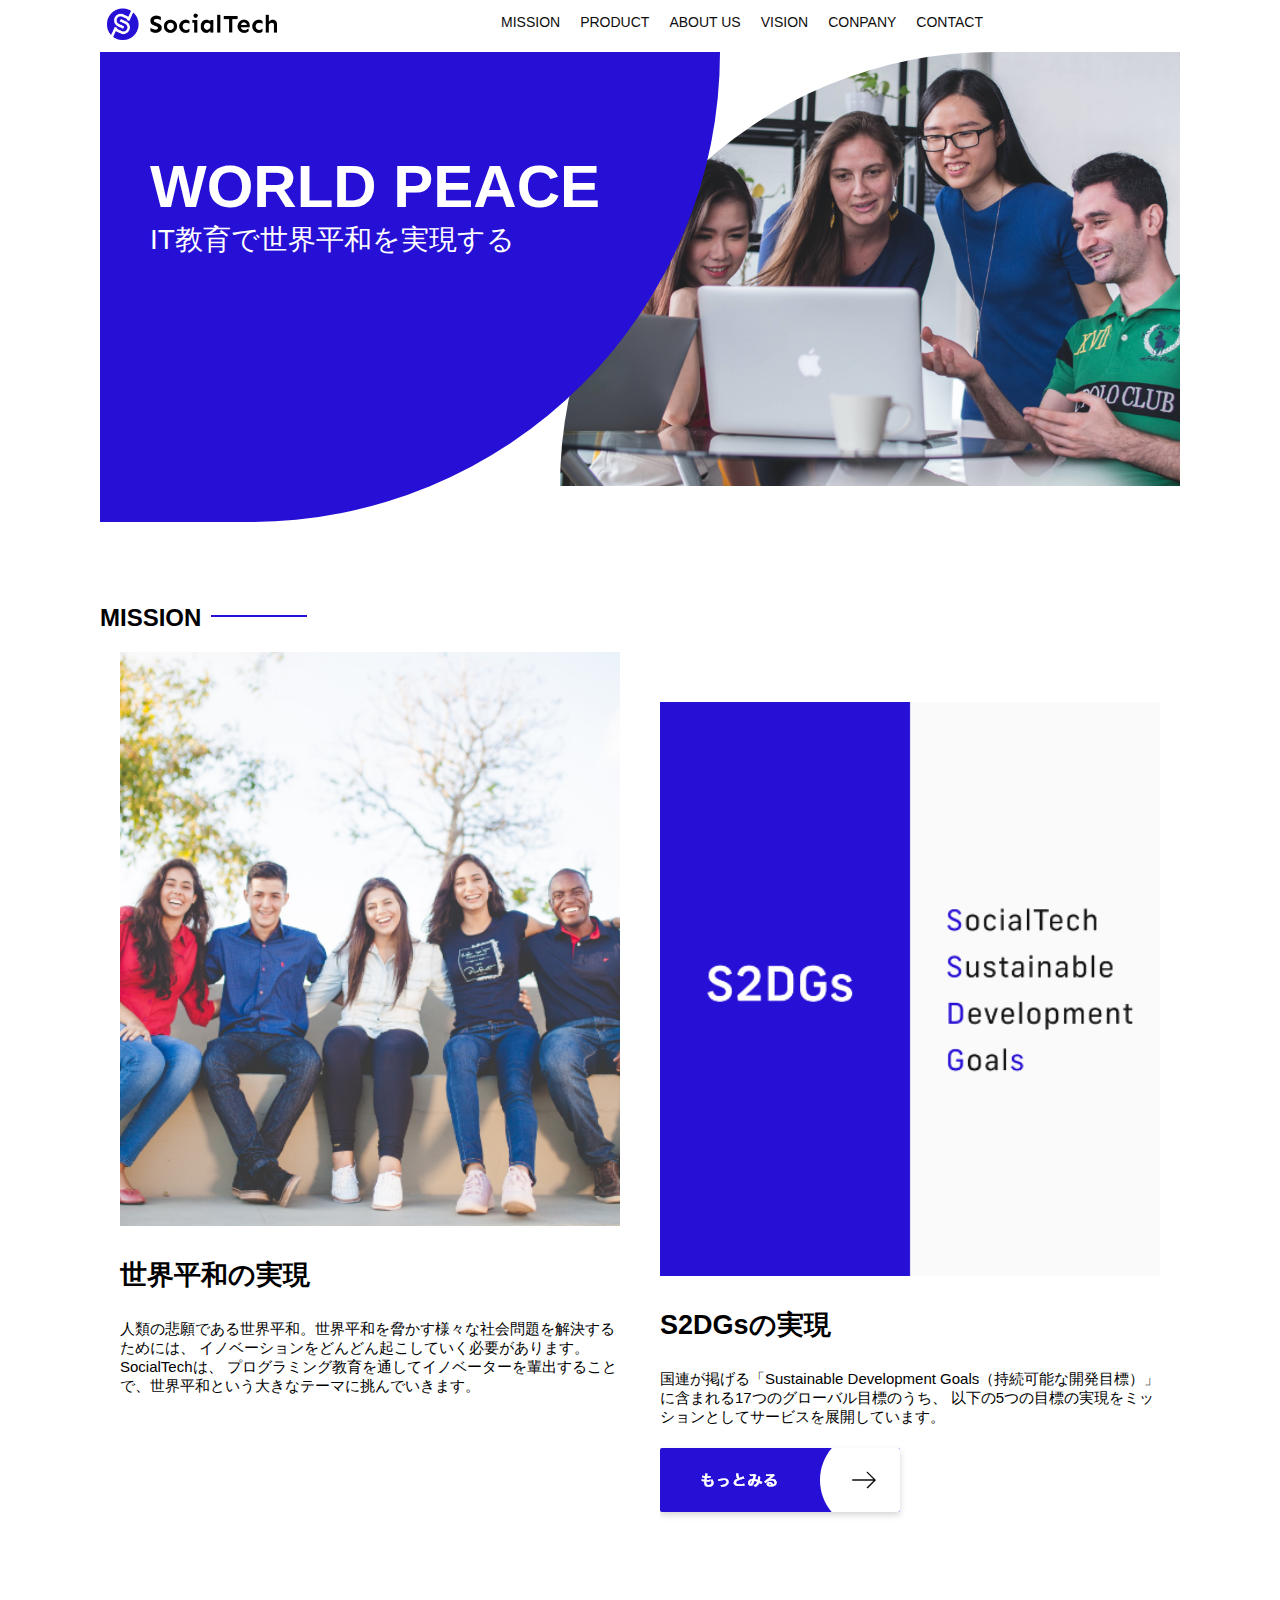
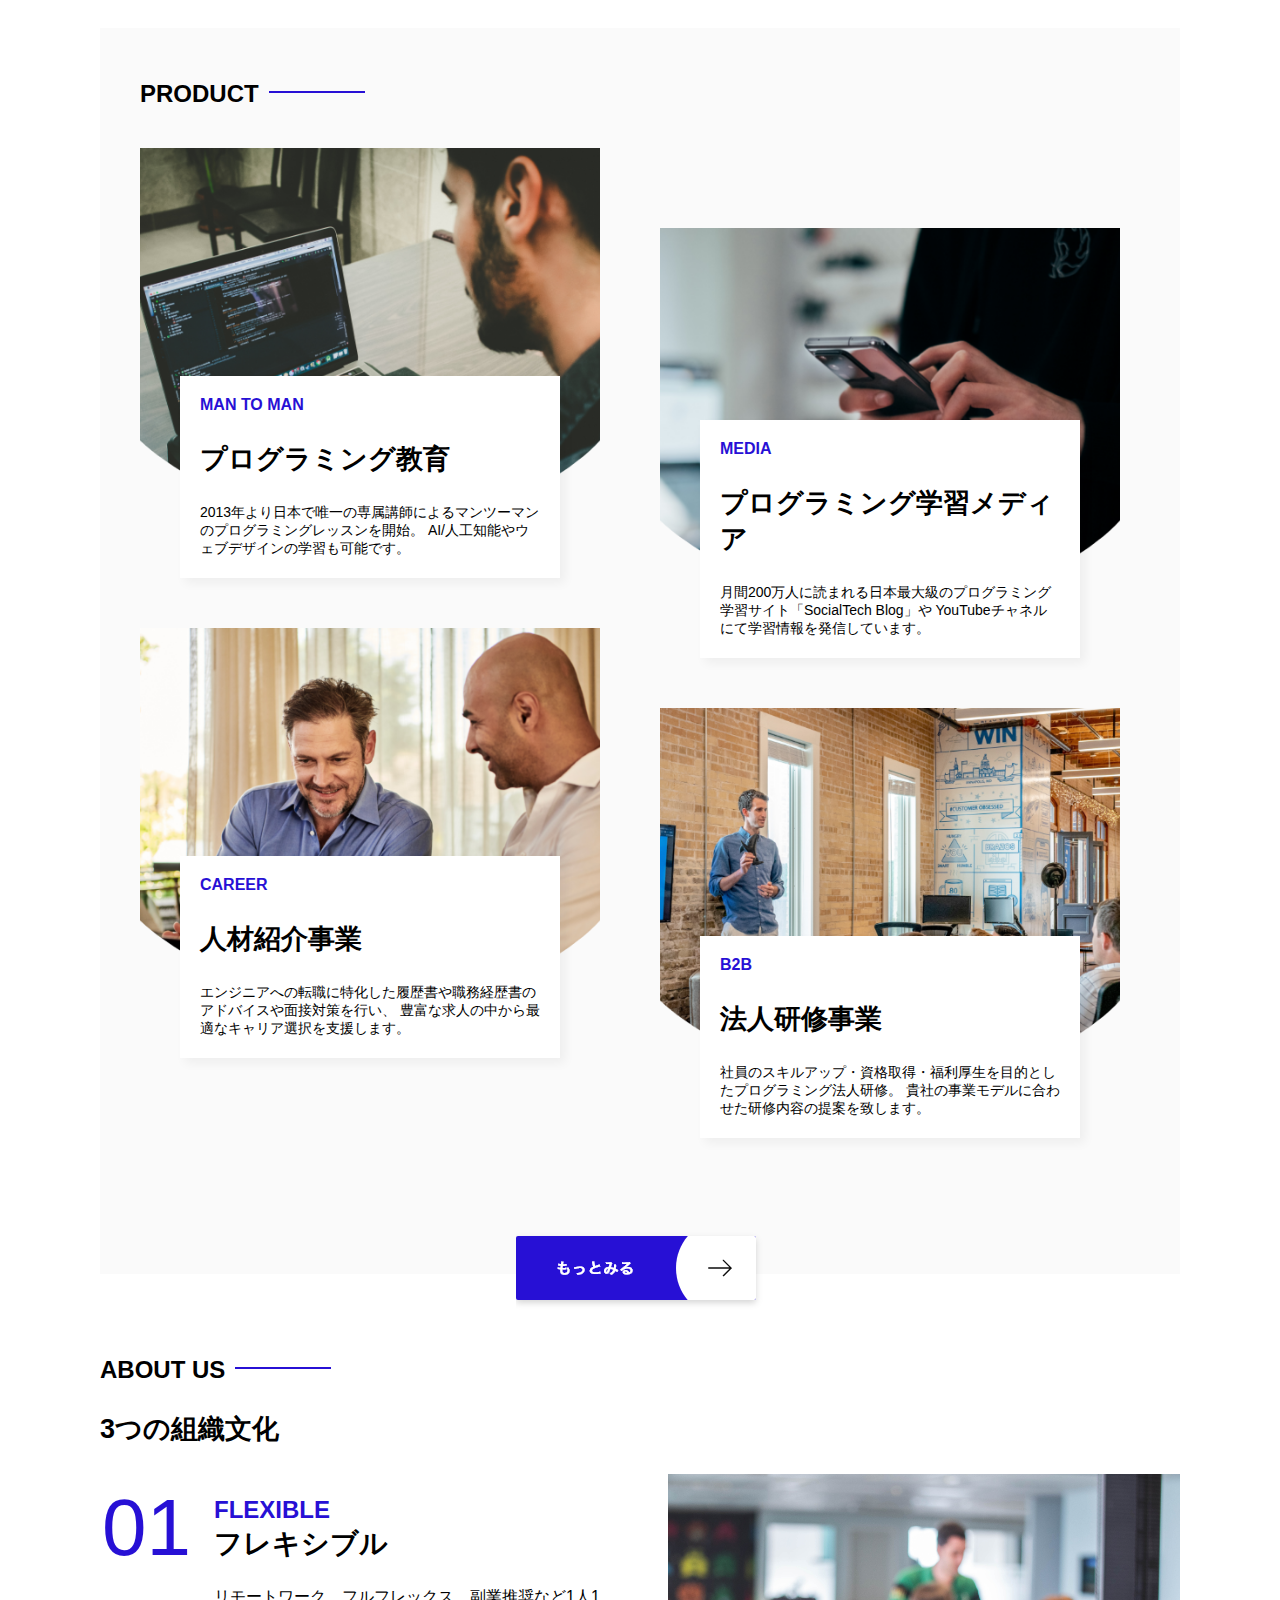
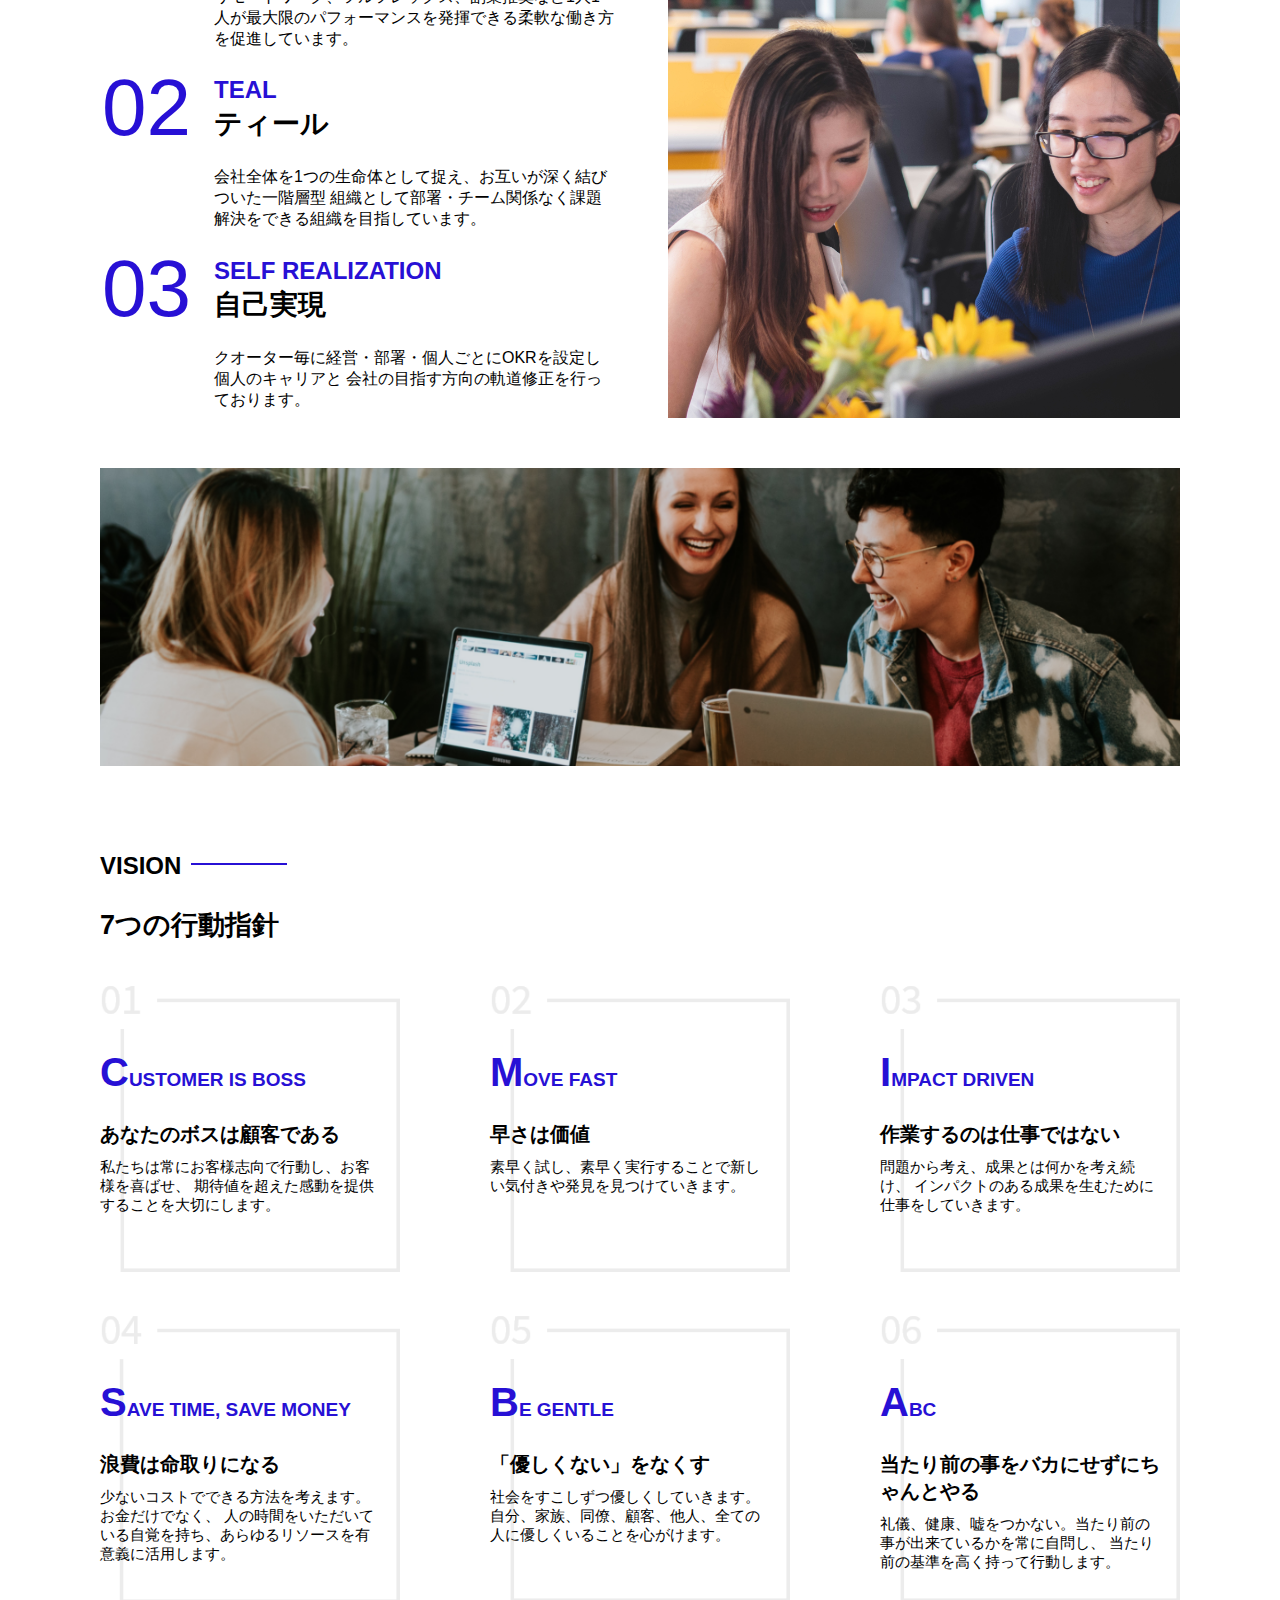
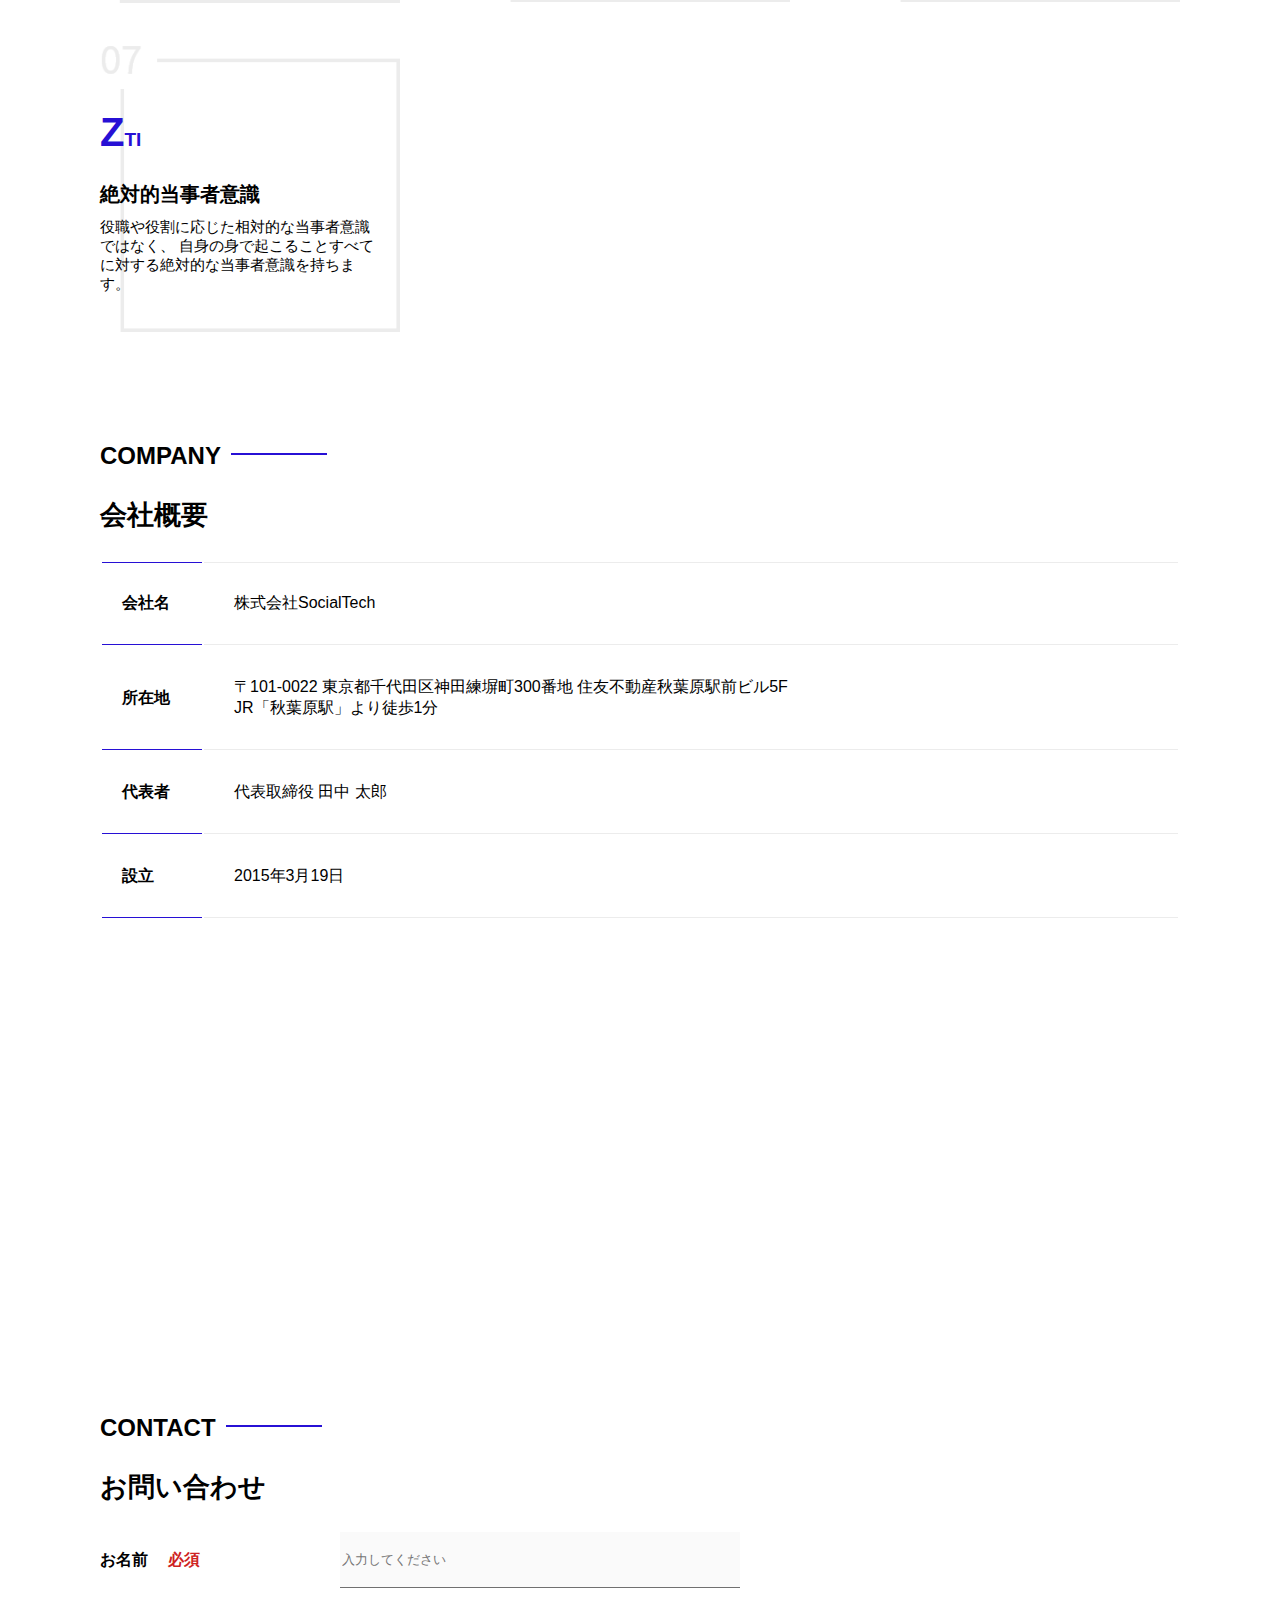
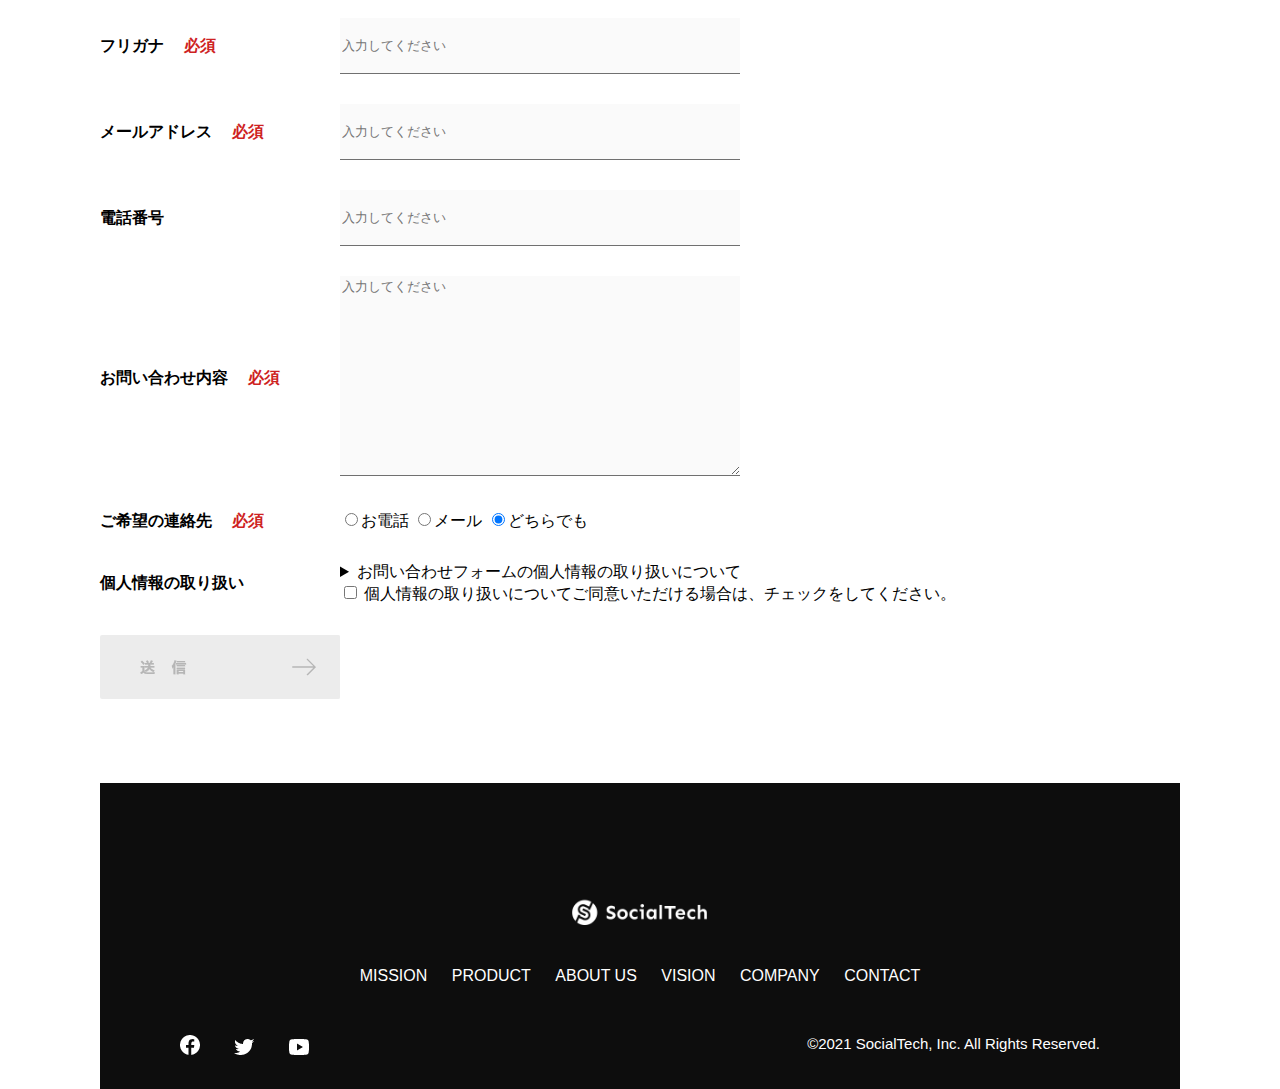
<file: kadai_tutorial_output/index.html>
<!DOCTYPE html>
<html>
  <head>
    <title>SocialTech</title>
    <meta naem="description" content="SocialTechはEdTech業界のリーディングカンパニーを目指します。">
    <meta charset="utf-8">
    <meta name="viewport" content="width=device-width, initial-scale=1.0">
    <link rel="stylesheet" href="style.css">

  </head>
  <body>
    <header>
      <a href="index.html" id="logo">
        <img src="images/logo.png" alt="トップページに戻る">
      </a>
      <nav id="nav-pc">
        <ul>
          <li><a href="mission.html">MISSION</a></li>
          <li><a href="product.html">PRODUCT</a></li>
          <li><a href="index.html#aboutus">ABOUT US</a></li>
          <li><a href="index.html#vison">VISION</a></li>
          <li><a href="index.html#conpany">CONPANY</a></li>
          <li><a href="index.html#contact">CONTACT</a></li>
        </ul>
      </nav>

      <!-- スマホ用のメニューボタン -->
       <div>
       <button id="menu-sp" onclick="document.getElementById('nav-sp').style.display = 'block'">
        <img src="images/button-menu.png" alt="ナビゲーションを開く">
       </button>
 
      <div id="nav-sp">
        <button id="close" onclick="document.getElementById('nav-sp').style.display = 'none'">
          <img src="images/button-close.png" alt="ナビゲーションを閉じる">
        </button>

        <nav>
          <ul>
            <li>
              <a id="logo-sp" href="index.html" onclick="document.getElementById('nav-sp').style.display = 'none'"><img src="images/logo-sp.png" alt="トップページに戻る"></a>
            </li>
            <li><a class="menu" href="mission.html" onclick="document.getElementById('nav-sp').style.display = 'none'">MISSION</a></li>
            <li><a class="menu" href="product.html" onclick="document.getElementById('nav-sp').style.display = 'none'">PRODUCT</a></li>
            <li><a class="menu" href="index.html#aboutus" onclick="document.getElementById('nav-sp').style.display = 'none'">ABOUT US</a></li>
            <li><a class="menu" href="index.html#vision" onclick="document.getElementById('nav-sp').style.display = 'none'">VISION</a></li>
            <li><a class="menu" href="index.html#company" onclick="document.getElementById('nav-sp').style.display = 'none'">COMPANY</a></li>
            <li><a class="menu" href="index.html#contact" onclick="document.getElementById('nav-sp').style.display = 'none'">CONTACT</a></li>
          </ul>
        </nav>
        <div id="sns">
          <a href="https://www.facebook.com/sejuku2013">
            <img src="images/button-facebook.png" alt="Facebookのリンク">
          </a>
          <a href="https://twitter.com/samuraijuku">
            <img src="images/button-twitter.png" alt="Twitterのリンク">
          </a>
          <a href="https://www.youtube.com/channel/UCCFOQO5aDK0xXam4cUQXT8g">
            <img src="images/button-youtube.png" alt="YouTubeのリンク">
          </a>
        </div>
      </div>
    </header>
    <main>
      <article>
        <section id="main-visual">
          <div id="main-mesage">
            <h1>WORLD PEACE</h1>
            <p>IT教育で世界平和を実現する</p>
            
          </div>
          <img src="images/index/index-main.png" alt="PCの周りに集まる多国籍の仲間たち">
        </section>
        <section id="mission">
          <h2 class="index-h2">MISSION</h2>
          <div id="mission-flex">

            <div>
              <img id="mission-photo" src="images/index/index-mission.png" alt="屋外のベンチで写真を撮影する多国籍の仲間たち">
              <h3>世界平和の実現</h3>
              <p>
                人類の悲願である世界平和。世界平和を脅かす様々な社会問題を解決するためには、
                イノベーションをどんどん起こしていく必要があります。SocialTechは、
                プログラミング教育を通してイノベーターを輩出することで、世界平和という大きなテーマに挑んでいきます。
              </p>
            </div>

            <div>
              <img id="s2dgs" src="images/index/s2dgs.png" alt="S2DGS">
              <h3>S2DGsの実現</h3>
              <p>
                国連が掲げる「Sustainable Development Goals（持続可能な開発目標）」に含まれる17つのグローバル目標のうち、
                以下の5つの目標の実現をミッションとしてサービスを展開しています。
              </p>
             <a href="mission.html">
              <img src="images/button-more.png" alt="もっとみる">
             </a>
            </div>
          </div>
        </section>

        <section id="product">
          <h2 class="index-h2">PRODUCT</h2>
          <div class="product-flex">
            
            <div id="product-left">
              <div>
                <img class="product-photo" src="images/index/index-mantoman.png" alt="PCでコードを書く男性">
                <div class="product-explain">
                  <span>MAN TO MAN</span>
                  <h3>プログラミング教育</h3>
                  <p>
                    2013年より日本で唯一の専属講師によるマンツーマンのプログラミングレッスンを開始。
                    AI/人工知能やウェブデザインの学習も可能です。
                  </p>
                </div>
              </div>
            

              <div>
                <img class="product-photo" src="images/index/index-career.png" alt="笑顔で話し合う2人の男性">
                <div class="product-explain">
                  <span>CAREER</span>
                  <h3>人材紹介事業</h3>
                  <p>
                    エンジニアへの転職に特化した履歴書や職務経歴書のアドバイスや面接対策を行い、
                    豊富な求人の中から最適なキャリア選択を支援します。
                  </p>
                </div>
              </div>
            </div>
          
            <div id="product-right">
              <div>
                <img class="product-photo" src="images/index/index-media.png" alt="スマートフォンを操作する人">
                <div class="product-explain">
                  <span>MEDIA</span>
                  <h3>プログラミング学習メディア</h3>
                  <p>
                    月間200万人に読まれる日本最大級のプログラミング学習サイト「SocialTech Blog」や
                    YouTubeチャネルにて学習情報を発信しています。
                  </p>
              </div>
            </div>

            <div>
              <img class="product-photo" src="images/index/index-b2b.png" alt="講演中の男性とそれを聴く人々">
              <div class="product-explain">
                <span>B2B</span>
                <h3>法人研修事業</h3>
                <p>
                  社員のスキルアップ・資格取得・福利厚生を目的としたプログラミング法人研修。
                  貴社の事業モデルに合わせた研修内容の提案を致します。
                </p>
              </div>
            </div>
          </div>
        </div>
          <div id="product-more">
            <a href="product.html">
              <img src="images/button-more.png" alt="もっとみる">
            </a>
          </div>

        </section>
        <section id="aboutus">
          <h2 class="index-h2">ABOUT US</h2>
          <h3>3つの組織文化</h3>
          <div>
            <table class="culture-table">
              
              <tr>
                <td class="culture-num">01</td>
                <th><span class="culture-en">FLEXIBLE</span><br>フレキシブル</th>
              </tr>

              <tr>
                <td>

                </td>
                <td class="culture-description">
                  リモートワーク、フルフレックス、副業推奨など1人1人が最大限のパフォーマンスを発揮できる柔軟な働き方を促進しています。
                </td>
              </tr>
              
              <tr>
                <td class="culture-num">02</td>
                <th><span class="culture-en">TEAL</span><br>ティール</th>
              </tr>

              <tr>
                <td>

                </td>
                <td class="culture-description">
                  会社全体を1つの生命体として捉え、お互いが深く結びついた一階層型 組織として部署・チーム関係なく課題解決をできる組織を目指しています。
                </td>
              </tr>

              <tr>
                <td class="culture-num">03</td>
                <th><span class="culture-en">SELF REALIZATION</span><br>自己実現</th>
              </tr>

              <tr>
                <td>

                </td>
                <td class="culture-description">
                  クオーター毎に経営・部署・個人ごとにOKRを設定し個人のキャリアと 会社の目指す方向の軌道修正を行っております。
                </td>
              </tr>

            </table>
            <img class="culture-img" src="images/index/index-aboutus1.png" alt="笑顔で話し合う2人の女性">
          </div>
          <img class="culture-img2" src="images/index/index-aboutus2.png" alt="笑顔で話し合う3人の男女">
        </section>

        <section id="vision">
          <h2 class="index-h2">VISION</h2>
          <h3>7つの行動指針</h3>
          <div>
            <div class="vision-box">
              <img src="images/index/vision-01.png" alt="01">
              <div>
                <h4>CUSTOMER IS BOSS</h4>
                <h5>あなたのボスは顧客である</h5>
                <p>
                  私たちは常にお客様志向で行動し、お客様を喜ばせ、
                  期待値を超えた感動を提供することを大切にします。
                </p>
              </div>
            </div>

            <div class="vision-box">
              <img src="images/index/vision-02.png" alt="02">
              <div>
                <h4>MOVE FAST</h4>
                <h5>早さは価値</h5>
                <p>
                  素早く試し、素早く実行することで新しい気付きや発見を見つけていきます。
                </p>                
              </div>
            </div>

            <div class="vision-box">
              <img src="images/index/vision-03.png" alt="03">
              <div>
                <h4>IMPACT DRIVEN</h4>
                <h5>作業するのは仕事ではない</h5>
                <p>
                  問題から考え、成果とは何かを考え続け、
                  インパクトのある成果を生むために仕事をしていきます。
                </p>
              </div>
            </div>

            <div class="vision-box">
              <img src="images/index/vision-04.png" alt="04">
              <div>
                <h4>SAVE TIME, SAVE MONEY</h4>
                <h5>浪費は命取りになる</h5>
                <p>
                  少ないコストでできる方法を考えます。お金だけでなく、
                  人の時間をいただいている自覚を持ち、あらゆるリソースを有意義に活用します。
                </p>
              </div>
            </div>

            <div class="vision-box">
              <img src="images/index/vision-05.png" alt="05">
              <div>
                <h4>BE GENTLE</h4>
                <h5>「優しくない」をなくす</h5>
                <p>
                  社会をすこしずつ優しくしていきます。
                  自分、家族、同僚、顧客、他人、全ての人に優しくいることを心がけます。
                </p>
              </div>
            </div>
            
            <div class="vision-box">
              <img src="images/index/vision-06.png" alt="06">
              <div>
                <h4>ABC</h4>
                <h5>当たり前の事をバカにせずにちゃんとやる</h5>
                <p>
                  礼儀、健康、嘘をつかない。当たり前の事が出来ているかを常に自問し、
                  当たり前の基準を高く持って行動します。
                </p>                
              </div>
            </div>

            <div class="vision-box">
              <img src="images/index/vision-07.png" alt="07">
              <div>
                <h4>ZTI</h4>
                <h5>絶対的当事者意識</h5>
                <p>
                  役職や役割に応じた相対的な当事者意識ではなく、
                  自身の身で起こることすべてに対する絶対的な当事者意識を持ちます。
                </p>
              </div>
            </div>
           </div>
        </section>

        <section id="conpany">
          <h2 class="index-h2">COMPANY</h2>
          <h3>会社概要</h3>
          <table id="company-table">
            <tr>
              <th class="tableheader tableheader-first">会社名</th>
              <td class="cell cell-first">株式会社SocialTech</td>
            </tr>

            <tr>
              <th class="tableheader">所在地</th>
              <td class="cell">〒101-0022 東京都千代田区神田練塀町300番地 住友不動産秋葉原駅前ビル5F<br>JR「秋葉原駅」より徒歩1分</td>
            </tr>

            <tr>
              <th class="tableheader">代表者</th>
              <td class="cell">代表取締役 田中 太郎</td>
            </tr>

            <tr>
              <th class="tableheader">設立</th>
              <td class="cell">2015年3月19日</td>
            </tr>
          </table>
          <iframe src="https://www.google.com/maps/embed?pb=!1m18!1m12!1m3!1d3240.068855133681!2d139.
          77207767578852!3d35.69992317258122!2m3!1f0!2f0!3f0!3m2!1i1024!2i768!4f13.
          1!3m3!1m2!1s0x60188fee13660e23%3A0x77137876edf742ac!2z5L2P5Y-L5LiN5YuV55Sj56eL6JGJ5Y6f6aeF5YmN44OT44Or
          !5e0!3m2!1sja!2sjp!4v1726576765056!5m2!1sja!2sjp" 
          style="border:0;" allowfullscreen="" loading="lazy">
          </iframe>
        </section>

        <section id="contact">
          <h2 class="index-h2">CONTACT</h2>
          <h3>お問い合わせ</h3>
          <form>
            <div>
              <div class="contact-heading">
                <label class="contact-label">お名前<span class="contact-span">必須</span></label>
              </div>

              <div>
                <input type="text" name="name" placeholder="入力してください" class="contact-textbox">
              </div>

            </div>

            <div>
              <div class="contact-heading">
                <label class="contact-label">フリガナ<span class="contact-span">必須</span></label>
              </div>
              <div>
                <input type="text" name="huriname" placeholder="入力してください" class="contact-textbox">
              </div>
            </div>

            <div>
              <div class="contact-heading">
                <label class="contact-label">メールアドレス<span class="contact-span">必須</span></label>
              </div>
              <div>
                <input type="text" name="email" placeholder="入力してください" class="contact-textbox">
              </div>
            </div>

            <div>
              <div class="contact-heading">
                <label class="contact-label">電話番号</label>
              </div>
              <div>
                <input type="text" name="tel" placeholder="入力してください" class="contact-textbox">
              </div>
            </div>

            <div>
              <div class="contact-heading">
                <label class="contact-label">お問い合わせ内容<span class="contact-span">必須</span></label>
              </div>
              <div>
                <textarea name="message" placeholder="入力してください" class="contact-textarea"></textarea>
              </div>
            </div>

            <div>
              <div class="contact-heading">
                <label class="contact-label">ご希望の連絡先<span class="contact-span">必須</span></label>
              </div>
              <div>
                <input class="radiobutton" type="radio" value="tel" name="contact" checked><label>お電話</label>
                <input class="radiobutton" type="radio" value="mail" name="contact" checked><label>メール</label>
                <input class="radiobutton" type="radio" value="both" name="contact" checked><label>どちらでも</label>
              </div>
            </div>

            <div>
              <div class="contact-heading">
                <label class="contact-label">個人情報の取り扱い</label>
              </div>
              <div>
                <details>
                  <summary>お問い合わせフォームの個人情報の取り扱いについて</summary>
                  <div>
                    <dl>
                      <dt>１．組織の名称又は氏名</dt>
                      <dd>株式会社SocialTech</dd>
                      <dt>２．個人情報保護管理者（若しくはその代理人）の氏名又は職名、所属及び連絡先</dt>
                      <dd>
                        <p>鈴木 一郎 コーポレート部</p>
                        <p>メールアドレス：samurai@example.com</p>
                        <p>TEL：03-1234-5678</p>
                      </dd>
                      <dt>３．個人情報の利用目的</dt>
                      <dd>
                        <ul>
                          <li>本サービス及び本サービスに関連する情報の提供又はそれらに関する連絡のため</li>
                          <li>ユーザーの本人確認のため</li>
                          <li>当社サービスのご案内のため</li>
                          <li>当社の商品等の広告または宣伝（電子メールによるものを含むものとします。）</li>
                        </ul>
                      </dd>
                      <dt>４．個人情報の取り扱い業務の委託</dt>
                      <dd>個人情報の取扱業務の全部または一部を外部に業務委託する場合があります。その際、弊社は、個人情報を適切に保護できる管理体制を敷き実行していることを条件として委託先を厳選したうえで、機密保持契約を委託先と締結し、お客様の個人情報を厳密に管理させます。</dd>
                      <dt>５．個人情報の開示等の請求</dt>
                      <dd>
                        お客様は、弊社に対してご自身の個人情報の開示等（利用目的の通知、開示、内容の訂正・追加・削除、利用の停止または消去、第三者への提供の停止）に関して、当社問合わせ窓口に申し出ることができます。<br>
                        その際、弊社はお客様ご本人を確認させていただいたうえで、合理的な期間内に対応いたします。<br>
                        なお、個人情報に関する弊社問合わせ先は、次の通りです。
                      </dd>
                      <dd>
                        <p>株式会社SocialTech　個人情報問合せ窓口</p>
                        <p>〒150-0043　東京都千代田区神田練塀町300番地 住友不動産秋葉原駅前ビル5F</p>
                        <p>メールアドレス：samurai@example.com　TEL：03-1234-5678</p>
                      </dd>

                      <dt>６．個人情報を提供されることの任意性について</dt>
                      <dd>お客様がご自身の個人情報を弊社に提供されるか否かは、お客様のご判断によりますが、もしご提供されない場合には、適切なサービスが提供できない場合がありますので予めご了承ください。</dd>
                    </dl>
                  </div>
                </details>
                <input type="checkbox" name="agree">
                <span>個人情報の取り扱いについてご同意いただける場合は、チェックをしてください。</span>
              </div>              
            </div>
            <input type="image" src="images/button-submit.png" alt="送信する">
          </form>
        </section>
      </article>
    </main>

    <footer>
      <div id="footer-logo">
        <img src="images/logo-sp.png" alt="SocialTech">
      </div>
      <div id="footer-link">
        <a href="mission.html">MISSION</a>
        <a href="product.html">PRODUCT</a>
        <a href="index.html#aboutus">ABOUT US</a>
        <a href="index.html#vision">VISION</a>
        <a href="index.html#company">COMPANY</a>
        <a href="index.hmtl#contact">CONTACT</a>
      </div>

      <div id="sns-footer">
        <div class="sns-btns">
          <a href="https://www.facebook.com/sejuku2013"><img src="images/button-facebook.png" alt="Facebookのリンク"></a>
          <a href="https://twitter.com/samuraijuku"><img src="images/button-twitter.png" alt="Twitterのリンク"></a>
          <a href="https://www.youtube.com/channel/UCCFOQO5aDK0xXam4cUQXT8g"><img src="images/button-youtube.png" alt="YouTubeのリンク"></a>
        </div>
        <p id="copyright">&copy;2021 SocialTech, Inc. All Rights Reserved.</p>
      </div>
    </footer>
  </body>
</html>
</file>
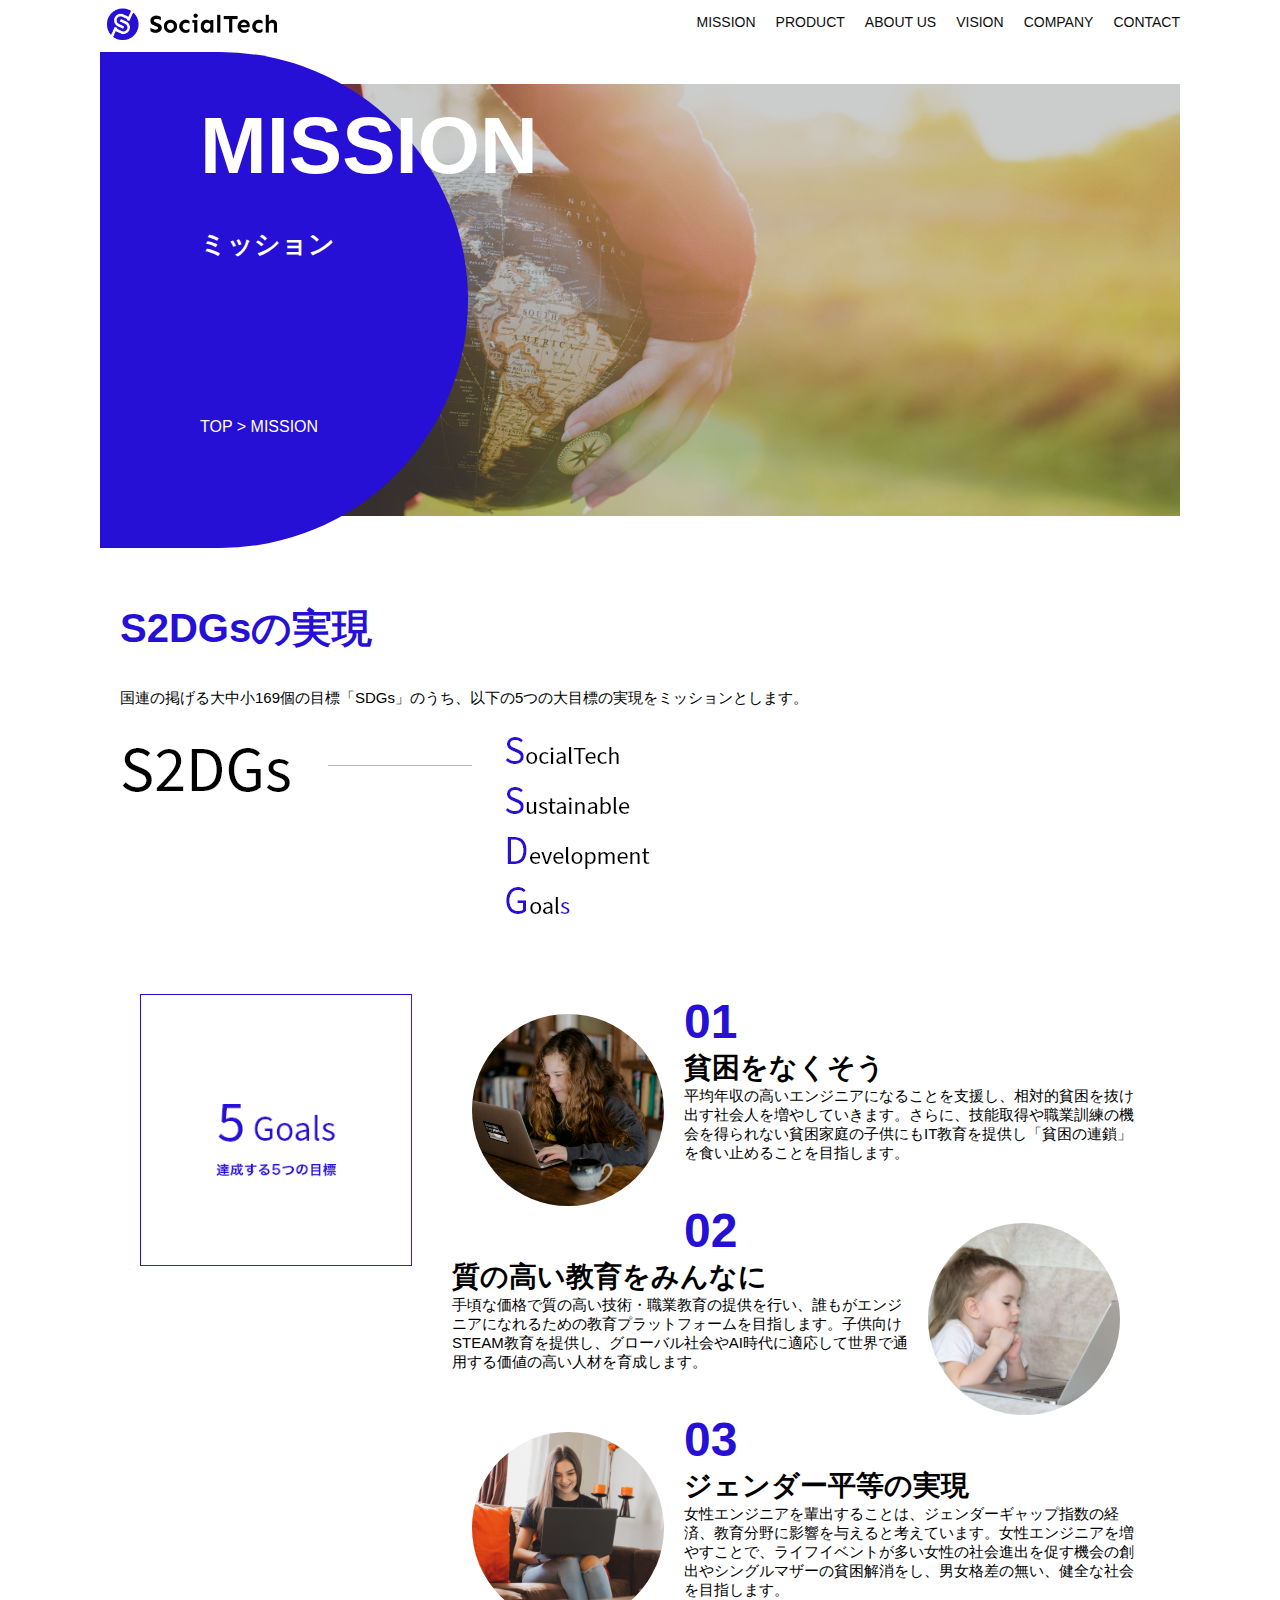
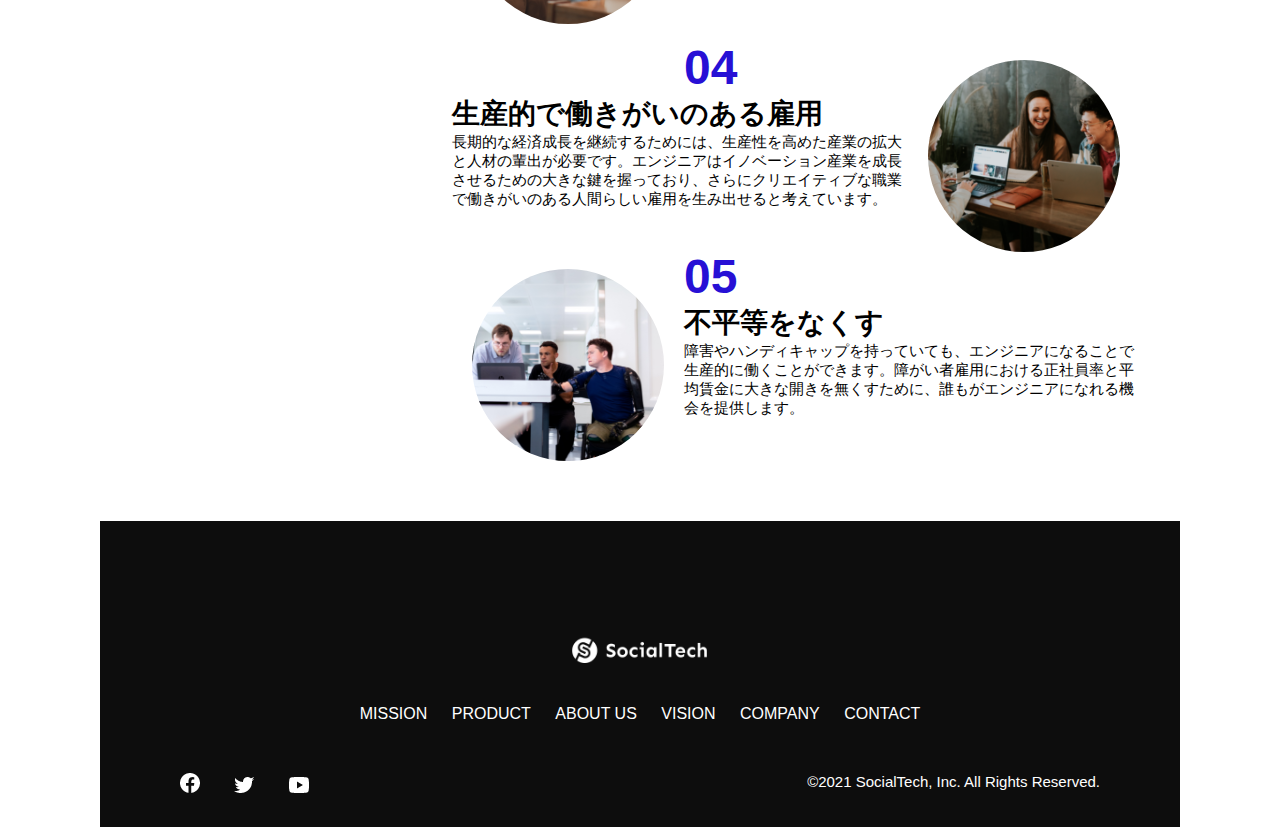
<file: kadai_tutorial_output/mission.html>
<!DOCTYPE HTML>
<html>
  <head>
    <title>SocialTech - MISSION ミッション -</title>
    <meta charset="utf8">
    <meta name="description" content="SocialTechが目指す5つの目標（S2DGs）を紹介します">
    <meta name="viewport" content="width=device-width, initial-scale=1.0">
    <link rel="stylesheet" href="style.css">
  </head>
  <body>
    <header>
     
       <!-- ロゴ -->
       <a href="index.html" id="logo">
        <img src="images/logo.png" alt="トップページに戻る">
      </a>

      <!-- PC用ナビゲーション -->
      <nav id="nav-pc">
        <ul>
          <li><a href="mission.html">MISSION</a></li>
          <li><a href="product.html">PRODUCT</a></li>
          <li><a href="index.html#aboutus">ABOUT US</a></li>
          <li><a href="index.html#vision">VISION</a></li>
          <li><a href="index.html#company">COMPANY</a></li>
          <li><a href="index.html#contact">CONTACT</a></li>
        </ul>
      </nav>
        
  <!-- スマホ用メニューボタン -->
  <button id="menu-sp" onclick="document.getElementById('nav-sp').style.display = 'block'">
    <img src="images/button-menu.png" alt="ナビゲーションを開く">
  </button>

  <!-- スマホ用ナビゲーション -->
  <div id="nav-sp">
    <button id="close" onclick="document.getElementById('nav-sp').style.display = 'none'">
      <img src="images/button-close.png" alt="ナビゲーションを閉じる">
    </button>

    <nav>
      <ul>
        <li>
          <a id="logo-sp" href="index.html" onclick="document.getElementById('nav-sp').style.display = 'none'"><img src="images/logo-sp.png" alt="トップページに戻る"></a>
        </li>
        <li><a class="menu" href="mission.html" onclick="document.getElementById('nav-sp').style.display = 'none'">MISSION</a></li>
        <li><a class="menu" href="product.html" onclick="document.getElementById('nav-sp').style.display = 'none'">PRODUCT</a></li>
        <li><a class="menu" href="index.html#aboutus" onclick="document.getElementById('nav-sp').style.display = 'none'">ABOUT US</a></li>
        <li><a class="menu" href="index.html#vision" onclick="document.getElementById('nav-sp').style.display = 'none'">VISION</a></li>
        <li><a class="menu" href="index.html#company" onclick="document.getElementById('nav-sp').style.display = 'none'">COMPANY</a></li>
        <li><a class="menu" href="index.html#contact" onclick="document.getElementById('nav-sp').style.display = 'none'">CONTACT</a></li>
      </ul>
    </nav>
    <div id="sns">
      <a href="https://www.facebook.com/sejuku2013">
        <img src="images/button-facebook.png" alt="Facebookのリンク">
      </a>
      <a href="https://twitter.com/samuraijuku">
        <img src="images/button-twitter.png" alt="Twitterのリンク">
      </a>
      <a href="https://www.youtube.com/channel/UCCFOQO5aDK0xXam4cUQXT8g">
        <img src="images/button-youtube.png" alt="YouTubeのリンク">
      </a>
    </div>
  </div>
  </header>

  <main>
    <article>
      <section id="mission-main">
        <div class="mission-main-inner">
          <div id="mission-title">
            <h1>MISSION<br><span>ミッション</span></h1>
            <p>TOP > MISSION</p>
          </div>
        </div>
      </section>

      <section id="mission-s2dgs">
        <h2 class="mission-h2">S2DGsの実現</h2>
        <p>国連の掲げる大中小169個の目標「SDGs」のうち、以下の5つの大目標の実現をミッションとします。</p>
        <img src="images/mission/mission-s2dgs.png" alt="S2DGs">
      </section>

      <section id="mission-five-goals">
        <div class="five-goals-image">
          <img src="images/mission/mission-5goals.png" alt="5Goals">
        </div>

        <div class="five-goals-read">
          <div>
            <img class="fivegoals-image-left" src="images/mission/mission-5goals01.png" alt="PCを操作する女の子">
            <span class="fivegoals-number">01</span>
            <h3 class="fivegoals-h3">貧困をなくそう</h3>
            <p class="fivegoals-p">平均年収の高いエンジニアになることを支援し、相対的貧困を抜け出す社会人を増やしていきます。さらに、技能取得や職業訓練の機会を得られない貧困家庭の子供にもIT教育を提供し「貧困の連鎖」を食い止めることを目指します。</p>
          </div>
          <div>
            <img class="fivegoals-image-right" src="images/mission/mission-5goals02.png" alt="PCを見つめる小さい女の子">
            <span class="fivegoals-number">02</span>
            <h3 class="fivegoals-h3">質の高い教育をみんなに</h3>
            <p class="fivegoals-p">手頃な価格で質の高い技術・職業教育の提供を行い、誰もがエンジニアになれるための教育プラットフォームを目指します。子供向けSTEAM教育を提供し、グローバル社会やAI時代に適応して世界で通用する価値の高い人材を育成します。</p>
          </div>
          <div>
            <img class="fivegoals-image-left" src="images/mission/mission-5goals03.png" alt="PCを操作する女性">

            <span class="fivegoals-number">03</span>
            <h3 class="fivegoals-h3">ジェンダー平等の実現</h3>
            <p class="fivegoals-p">女性エンジニアを輩出することは、ジェンダーギャップ指数の経済、教育分野に影響を与えると考えています。女性エンジニアを増やすことで、ライフイベントが多い女性の社会進出を促す機会の創出やシングルマザーの貧困解消をし、男女格差の無い、健全な社会を目指します。</p>
          </div>
          <div>
            <img class="fivegoals-image-right" src="images/mission/mission-5goals04.png" alt="笑顔で話し合う3人の男女">
            <span class="fivegoals-number">04</span>
            <h3 class="fivegoals-h3">生産的で働きがいのある雇用</h3>
            <p class="fivegoals-p">長期的な経済成長を継続するためには、生産性を高めた産業の拡大と人材の輩出が必要です。エンジニアはイノベーション産業を成長させるための大きな鍵を握っており、さらにクリエイティブな職業で働きがいのある人間らしい雇用を生み出せると考えています。</p>
          </div>
          <div>
            <img class="fivegoals-image-left" src="images/mission/mission-5goals05.png" alt="障害を持つ男性が生き生きと働く様子">
            <span class="fivegoals-number">05</span>
            <h3 class="fivegoals-h3">不平等をなくす</h3>
            <p class="fivegoals-p">障害やハンディキャップを持っていても、エンジニアになることで生産的に働くことができます。障がい者雇用における正社員率と平均賃金に大きな開きを無くすために、誰もがエンジニアになれる機会を提供します。</p>
          </div>
        </div>
      </section>
    </article>
  </main>

  <footer>
    <div id="footer-logo">
      <img src="images/logo-sp.png" alt="SocialTech">
    </div>
    <div id="footer-link">
      <a href="mission.html">MISSION</a>
      <a href="product.html">PRODUCT</a>
      <a href="index.html#aboutus">ABOUT US</a>
      <a href="index.html#vision">VISION</a>
      <a href="index.html#company">COMPANY</a>
      <a href="index.html#contact">CONTACT</a>
    </div>
    <div id="sns-footer">
      <div class="sns-btns">
        <a href="https://www.facebook.com/sejuku2013"><img src="images/button-facebook.png" alt="Facebookのリンク"></a>
        <a href="https://twitter.com/samuraijuku"><img src="images/button-twitter.png" alt="Twitterのリンク"></a>
        <a href="https://www.youtube.com/channel/UCCFOQO5aDK0xXam4cUQXT8g"><img src="images/button-youtube.png" alt="YouTubeのリンク"></a>
      </div>
      <p id="copyright">&copy;2021 SocialTech, Inc. All Rights Reserved.</p>
    </div>
  </footer>

  </body>
</html>
</file>
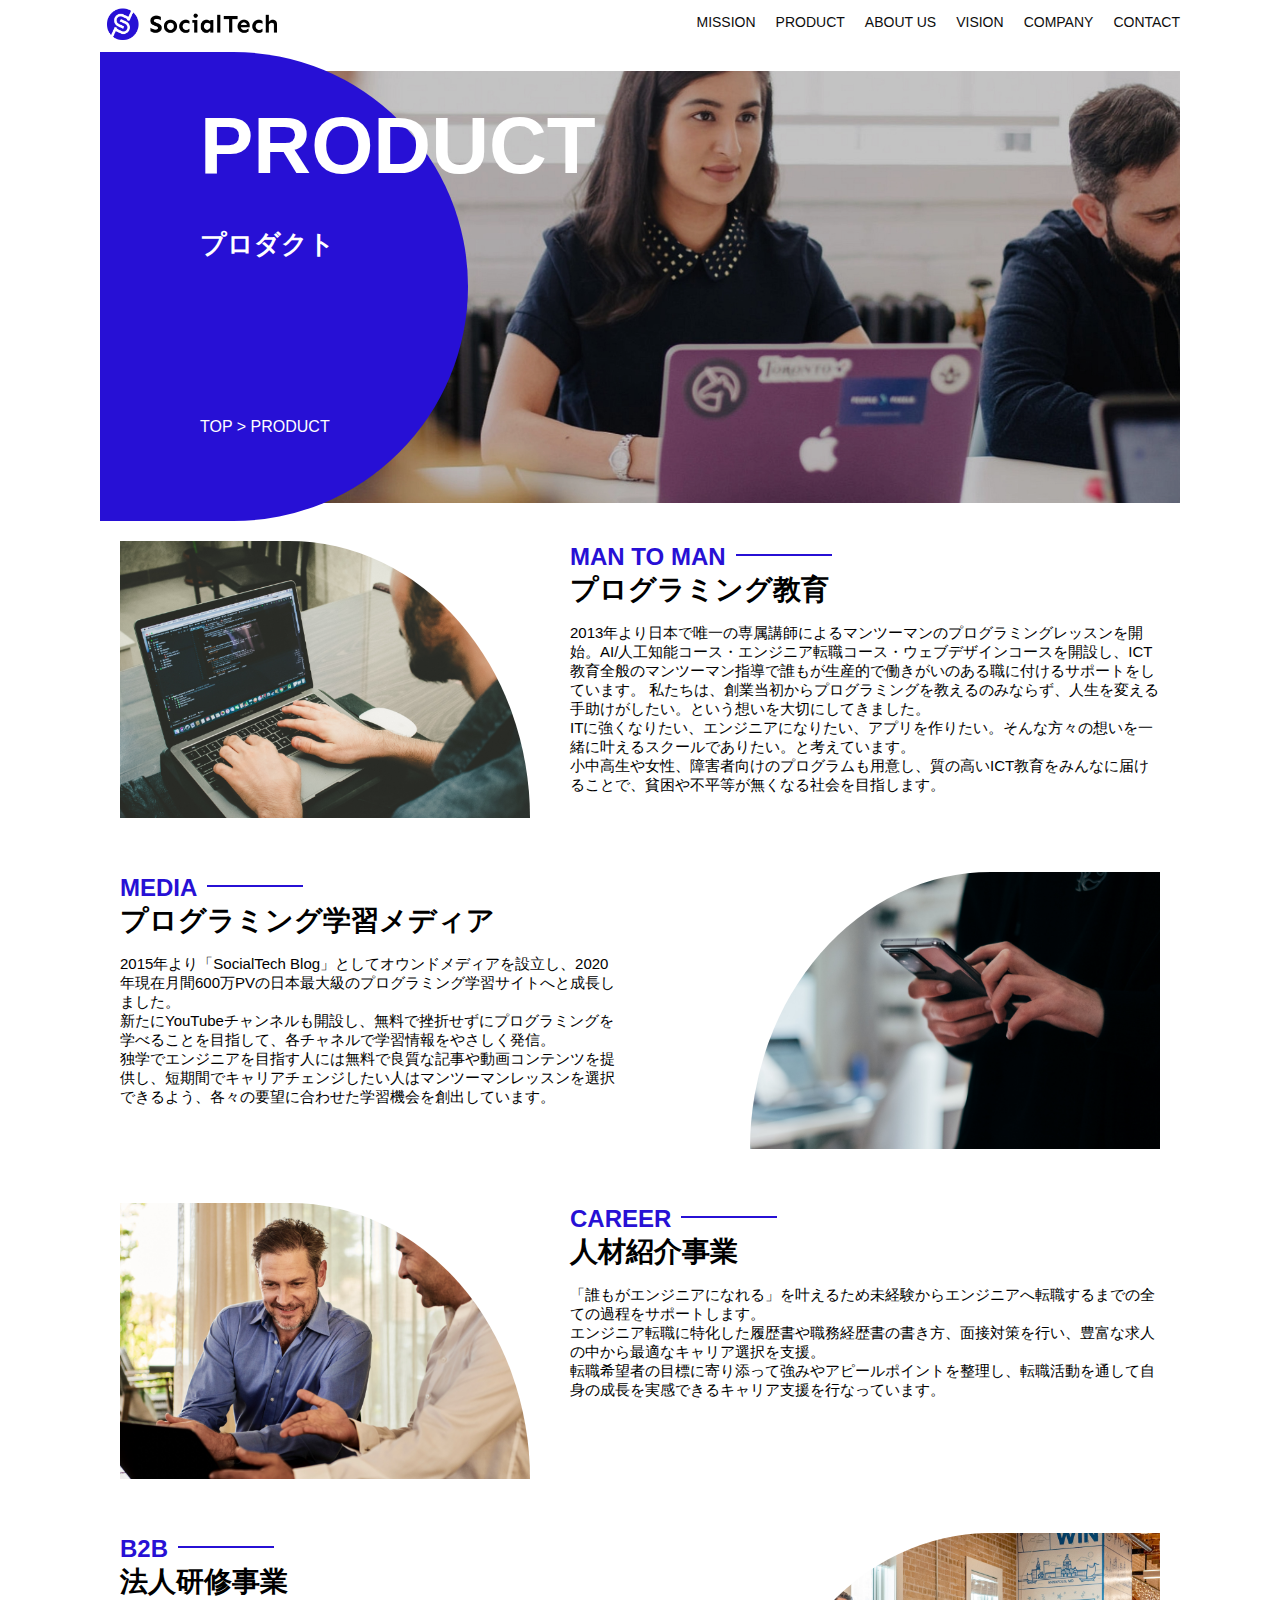
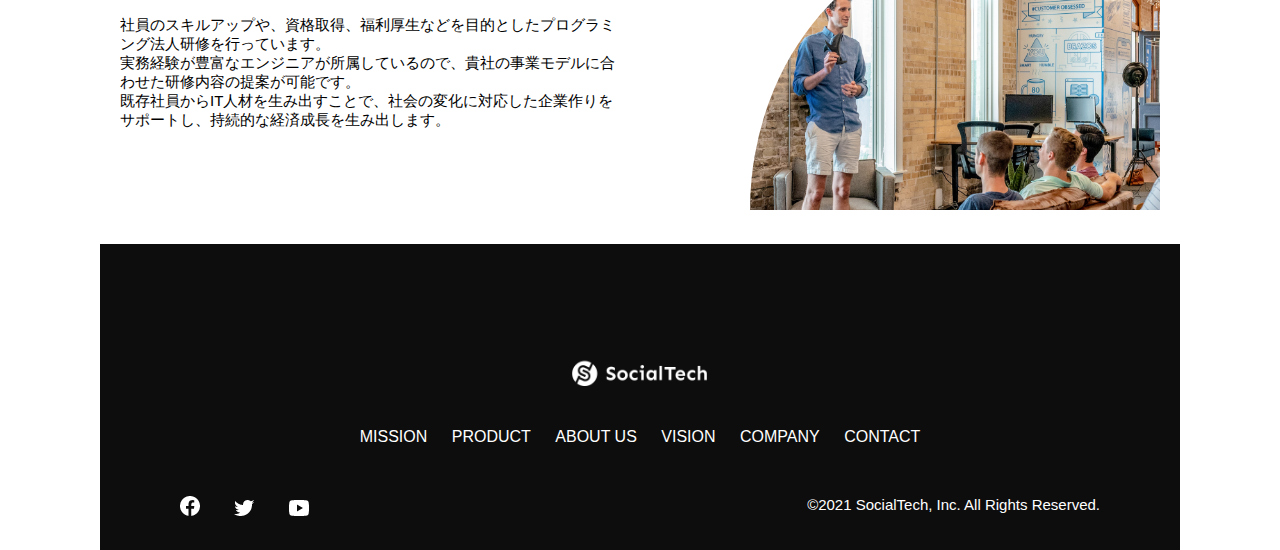
<file: kadai_tutorial_output/product.html>
<!DOCTYPE HTML>
<html>
  <head>
    <title>SocialTech -PRODUCT プロダクト-</title>
    <meta charset="utf8">
    <meta name="description" content="SocialTechの4つのプロダクトを紹介します">
    <meta name="viewport" content="width=device-width, initial-scale=1.0">
    <link rel="stylesheet" href="style.css">
  </head>
  <body>
    <header>
     
       <!-- ロゴ -->
       <a href="index.html" id="logo">
        <img src="images/logo.png" alt="トップページに戻る">
      </a>

      <!-- PC用ナビゲーション -->
      <nav id="nav-pc">
        <ul>
          <li><a href="mission.html">MISSION</a></li>
          <li><a href="product.html">PRODUCT</a></li>
          <li><a href="index.html#aboutus">ABOUT US</a></li>
          <li><a href="index.html#vision">VISION</a></li>
          <li><a href="index.html#company">COMPANY</a></li>
          <li><a href="index.html#contact">CONTACT</a></li>
        </ul>
      </nav>
        
  <!-- スマホ用メニューボタン -->
  <button id="menu-sp" onclick="document.getElementById('nav-sp').style.display = 'block'">
    <img src="images/button-menu.png" alt="ナビゲーションを開く">
  </button>

  <!-- スマホ用ナビゲーション -->
  <div id="nav-sp">
    <button id="close" onclick="document.getElementById('nav-sp').style.display = 'none'">
      <img src="images/button-close.png" alt="ナビゲーションを閉じる">
    </button>

    <nav>
      <ul>
        <li>
          <a id="logo-sp" href="index.html" onclick="document.getElementById('nav-sp').style.display = 'none'"><img src="images/logo-sp.png" alt="トップページに戻る"></a>
        </li>
        <li><a class="menu" href="mission.html" onclick="document.getElementById('nav-sp').style.display = 'none'">MISSION</a></li>
        <li><a class="menu" href="product.html" onclick="document.getElementById('nav-sp').style.display = 'none'">PRODUCT</a></li>
        <li><a class="menu" href="index.html#aboutus" onclick="document.getElementById('nav-sp').style.display = 'none'">ABOUT US</a></li>
        <li><a class="menu" href="index.html#vision" onclick="document.getElementById('nav-sp').style.display = 'none'">VISION</a></li>
        <li><a class="menu" href="index.html#company" onclick="document.getElementById('nav-sp').style.display = 'none'">COMPANY</a></li>
        <li><a class="menu" href="index.html#contact" onclick="document.getElementById('nav-sp').style.display = 'none'">CONTACT</a></li>
      </ul>
    </nav>
    <div id="sns">
      <a href="https://www.facebook.com/sejuku2013">
        <img src="images/button-facebook.png" alt="Facebookのリンク">
      </a>
      <a href="https://twitter.com/samuraijuku">
        <img src="images/button-twitter.png" alt="Twitterのリンク">
      </a>
      <a href="https://www.youtube.com/channel/UCCFOQO5aDK0xXam4cUQXT8g">
        <img src="images/button-youtube.png" alt="YouTubeのリンク">
      </a>
    </div>
  </div>
  </header>
  
  <main>
    <article>
      <section id="product-main">
        <div class="product-main-inner">
          <div id="product-title">
            <h1>PRODUCT<br><span>プロダクト</span></h1>
            <p>TOP > PRODUCT</p>
          </div>
        </div>
      </section>

      <section class="product-section product-section-left">
        <div class="product-section-img">
          <img src="images/product/product-mantoman.png" alt="PCでコードを書く男性">
        </div>
        <div class="product-read">
          <h2 class="product-h2">MAN TO MAN</h2>
          <h3 class="product-h3">プログラミング教育</h3>
          <p>
            2013年より日本で唯一の専属講師によるマンツーマンのプログラミングレッスンを開始。AI/人工知能コース・エンジニア転職コース・ウェブデザインコースを開設し、ICT教育全般のマンツーマン指導で誰もが生産的で働きがいのある職に付けるサポートをしています。 私たちは、創業当初からプログラミングを教えるのみならず、人生を変える手助けがしたい。という想いを大切にしてきました。<br>ITに強くなりたい、エンジニアになりたい、アプリを作りたい。そんな方々の想いを一緒に叶えるスクールでありたい。と考えています。<br>小中高生や女性、障害者向けのプログラムも用意し、質の高いICT教育をみんなに届けることで、貧困や不平等が無くなる社会を目指します。
          </p>
        </div>
      </section>

      <section class="product-section product-section-right">
        <div class="product-read">
          <h2 class="product-h2">MEDIA</h2>
          <h3 class="product-h3">プログラミング学習メディア</h3>
          <p>2015年より「SocialTech Blog」としてオウンドメディアを設立し、2020年現在月間600万PVの日本最大級のプログラミング学習サイトへと成長しました。<br>新たにYouTubeチャンネルも開設し、無料で挫折せずにプログラミングを学べることを目指して、各チャネルで学習情報をやさしく発信。<br>独学でエンジニアを目指す人には無料で良質な記事や動画コンテンツを提供し、短期間でキャリアチェンジしたい人はマンツーマンレッスンを選択できるよう、各々の要望に合わせた学習機会を創出しています。</p>
        </div>
        <div class="product-section-img">
          <img src="images/product/product-media.png" alt="スマートフォンを操作する人">
        </div>
      </section>

      <section class="product-section product-section-left">
        <div class="product-section-img">
          <img src="images/product/product-career.png" alt="笑顔で話し合う2人の男性">
        </div>
        <div class="product-read">
          <h2 class="product-h2">CAREER</h2>
          <h3 class="product-h3">人材紹介事業</h3>
          <p>「誰もがエンジニアになれる」を叶えるため未経験からエンジニアへ転職するまでの全ての過程をサポートします。<br>エンジニア転職に特化した履歴書や職務経歴書の書き方、面接対策を行い、豊富な求人の中から最適なキャリア選択を支援。<br>転職希望者の目標に寄り添って強みやアピールポイントを整理し、転職活動を通して自身の成長を実感できるキャリア支援を行なっています。<br></p>
        </div>
      </section>

      <section class="product-section product-section-right">
        <div class="product-read">
          <h2 class="product-h2">B2B</h2>
          <h3 class="product-h3">法人研修事業</h3>
          <p>社員のスキルアップや、資格取得、福利厚生などを目的としたプログラミング法人研修を行っています。<br>実務経験が豊富なエンジニアが所属しているので、貴社の事業モデルに合わせた研修内容の提案が可能です。<br>既存社員からIT人材を生み出すことで、社会の変化に対応した企業作りをサポートし、持続的な経済成長を生み出します。</p>
        </div>
        <div class="product-section-img">
          <img src="images/product/product-b2b.png" alt="講演中の男性とそれを聴く人々">
        </div>
      </section>

    </article>
  </main>
  
  <footer>
    <div id="footer-logo">
      <img src="images/logo-sp.png" alt="SocialTech">
    </div>
    <div id="footer-link">
      <a href="mission.html">MISSION</a>
      <a href="product.html">PRODUCT</a>
      <a href="index.html#aboutus">ABOUT US</a>
      <a href="index.html#vision">VISION</a>
      <a href="index.html#company">COMPANY</a>
      <a href="index.html#contact">CONTACT</a>
    </div>
    <div id="sns-footer">
      <div class="sns-btns">
        <a href="https://www.facebook.com/sejuku2013"><img src="images/button-facebook.png" alt="Facebookのリンク"></a>
        <a href="https://twitter.com/samuraijuku"><img src="images/button-twitter.png" alt="Twitterのリンク"></a>
        <a href="https://www.youtube.com/channel/UCCFOQO5aDK0xXam4cUQXT8g"><img src="images/button-youtube.png" alt="YouTubeのリンク"></a>
      </div>
      <p id="copyright">&copy;2021 SocialTech, Inc. All Rights Reserved.</p>
    </div>
  </footer>

  </body>
</html>
</file>
<file: kadai_tutorial_output/style.css>
* {
  box-sizing: border-box;
}

p {
  font-size: 15px;
}

body {
  max-width: 1080px;
  margin: auto;
  font-family: "Source Sans Pro", "Hiragino Kaku Gthic ProN", Meiryo, Arial, sans-serif;
}

header {
  display: flex;
  justify-content: space-between;
}

#nav-pc {
  font-size: 14px;
}

#nav-pc ul {
  padding-left: 0px;
  display: flex;
}

#nav-pc li {
  list-style: none;
}


#nav-pc a {
  text-decoration: none;
  margin-left: 20px;
  color: #0d0d0d;
}
#nav-pc a:hover {
  text-decoration: underline;
}

#nav-sp, #menu-sp {
  display: none;
}



#main-visual {
  position: relative;
  height: 470px;
}

#main-mesage {
  position: absolute;
  top: 0px;
  left: 0px;
  background-color: #2710d5;
  color: #ffffff;
  border-radius: 0px 0px 476px 0px;
  max-width: 620px;
  width: 100%;
  height: 100%;
  z-index: 11;

}

#main-mesage > h1 {
  font-size: 60px;
  margin: 100px 0 0 50px;
}

#main-mesage > p {
  font-size: 28px;
  margin: 0 0 0 50px;
}

#main-visual > img {
  max-width: 620px;
  border-radius: 476px 0 0 0;
  position: absolute;
  top: 0;
  right: 0;
  z-index: 10;
}

.index-h2 {
  margin: 40px 0 0 0;

}

h2::after {
  content: url("images/line.png");
  margin-left: 10px;
}

h3 {
  font-size: 27px;
}

#mission {
  margin: 80px auto 80px auto;
}

#mission-flex {
  display: flex;
}

#mission-flex > div {
  width: 50%;
  margin: 20px;
}

#mission-photo {
  width: 100%;
}

#s2dgs {
  margin: 50px 0 0 0;
  width: 100%;
}
#product {
  background-color: #fafafa;
  margin: 80px 0 80px 0;
  padding: 10px 40px 0 40px;
}

#product .product-flex {
  margin-top: 40px;
  display: flex;
}

#product-left {
  width: 50%;
  margin-right: 20px;
}

#product-right {
  width: 50%;
  margin-right: 20px;
  margin-top: 80px;
}

#product-left > div {
  position: relative;
  height: 480px;
  margin-right: 20px;
}
#product-right > div {
  position: relative;
  height: 480px;
  margin-left: 20px;
}

.product-photo {
  width: 100%;
}

.product-explain {
  background-color: #ffffff;
  position: absolute;
  left: 0;
  bottom: 50px;
  margin: 0 40px 0 40px;
  padding: 20px;
  box-shadow: 5px 5px 10px rgba(0,0,0,0.05);
  }

  .product-explain > span {
    color: #2710d5;
    font-weight: bold;
    font-size: 16px;
    margin: 0;
  }

  .product-explain > p {
    font-size: 14px;
    margin: 0;
  }

  #product-more {
    text-align: center;
  }

  #product-more a {
    position: relative;
    bottom: -42px;
  }

  #aboutus {
    margin: 80px auto 80px auto;

  }

  #aboutus > div {
    display: flex;
  }

  .culture-img {
    width: 50%;
    align-self: flex-start;
  }

  .culture-img2 {
    margin-top: 50px;
    width: 100%;
  }

  .culture-table {
    margin-right: 50px;
  }

  .culture-num {
    font-size: 80px;
    color: #2710d5;
    padding: 0 20px 0 0;

  }

  .culture-table th {
    text-align: left;
    font-size: 28px;
    font-weight: bold;
  }

  .culture-en {
    color: #2710d5;
    font-size: 24px;
  }

  .culture-description {
    margin: 0;
  }

  #vision {
    margin: 80px auto 80px auto;

  }

  #vision > div {
    display: flex;
    justify-content: space-between;
    flex-wrap: wrap;
  }

  .vision-box {
    width: 300px;
    height: 300px;
    margin-bottom: 30px;
    position: relative;
  }

  .vision-box > img {
    width: 100%;
    position: relative;
    z-index: 30;
  }

  .vision-box > div {
    position: absolute;
    top: 0;
    left: 0;
    z-index: 31;
    margin-right: 20px;
  }

  .vision-box > div > h4 {
    color: #2710d5;
    font-size: 19px;
    margin-top: 80px;
  }

  .vision-box > div > h4::first-letter {
    font-size: 40px;
  }

  .vision-box > div > h5 {
    font-size: 20px;
    margin: 0 0 0 0;
  }

  .vision-box > div > p {
    margin: 10px 0 0 0;
  }

  #company {
    margin: 80px auto 80px auto;
  }

  #company-table {
    width: 100%;
  }

  .tableheader {
    text-align: left;
    padding: 20px;
    border-bottom-color: #2710d5;
    border-bottom-width: 1px;
    border-bottom-style: solid;
    width: 100px;
  }

  .tableheader-first {
    border-top-style: solid;
    border-top-color: #2710d5;
    border-top-width: 1px;
  }

  .cell {
    padding: 30px;
    border-bottom-style: solid;
    border-bottom-color: #ececec;
    border-bottom-width: 1px;
  }

  .cell-first {
    border-top-style: solid;
    border-top-color: #ececec;
    border-top-width: 1px;
  }

  iframe {
    width: 100%;
    height: 368px;
    margin-top: 40px;
  }

  #contact {
    margin: 80px auto 80px auto;
  }

  #contact > form > div {
    display: flex;
    flex-direction: row;
    flex-wrap: wrap;
    padding-bottom: 30px;
  }

  .contact-heading {
    width: 240px;
    align-self: center;
  }

  .contact-label {
    font-weight: bold;
  }

  .contact-span {
    color: #ce2222;
    margin-left: 20px;
    font-weight: bold;
  }

  .contact-textbox {
    border-top: 0;
    border-left: 0;
    border-right: 0;
    border-bottom-width: 1px;
    border-bottom-color: #707070;
    border-style: solid;
    background-color: #fafafa;
    width: 400px;
    height: 56px;
  }

  .contact-textarea {
    border-top: 0;
    border-left: 0;
    border-right: 0;
    border-bottom-width: 1px;
    border-bottom-color: #707070;
    border-style: solid;
    background-color: #fafafa;
    width: 400px;
    height: 200px;
  }

  #contact dt {
    font-weight: bold;
  }

  #contcat dd {
    margin: 0 0 16px 0;
  }

  #contact dd p {
    margin: 0;
  }

  #contact dd ul {
    padding-left: 0;
  }

  #contact dd li {
    margin-bottom: 0;
    list-style: none;
  }

  footer {
    background-color: #0d0d0d;
    text-align: center;
    padding: 80px 80px 30px 80px;
  }

  #footer-logo {
    margin: 30px;
  }

  #footer-link {
    margin-bottom: 50px;
  }

  #footer-link > a {
    text-decoration: none;
    margin: 10px;
    color: #ffffff;
  }

  #footer-link > a:hover {
    text-decoration: underline;
  }

  #sns-footer {
    display: flex;
    justify-content: space-between;
    text-align: left;
  }

  #sns-footer a {
    margin-right: 30px;
  }

  #copyright {
    color: #ffffff;
    margin: 0;
  }


  
  .mission-main-inner {
    background-image: url("images/mission/mission-main.png");
    background-repeat: no-repeat;
    background-position-y: center;
  }
  
  #mission-title {
    background-color: #2710d5;
    width: 368px;
    color: #ffffff;
    height: 496px;
    border-radius: 0 248px 248px 0;
    position: relative;
  }

  #mission-title h1 {
    position: absolute;
    top: 0;
    left: 100px;
    font-size: 80px;
    line-height: 1;
  }

  #mission-title h1 span {
    font-size: 26px;
  }

  #mission-title > p {
    position: absolute;
    top: 350px;
    left: 100px;
    font-size: 16px;
  }

  #mission-s2dgs {
    padding: 20px;
  }

  .mission-h2 {
    color: #2710d5;
    font-size: 40px;
  }

  .mission-h2::after {
    content: none;
  }

  #mission-five-goals {
    padding: 20px;
    display: flex;
  }

  #mission-five-goals .five-goals-image {
    width: 30%;
    padding: 20px;
  }

  #mission-five-goals .five-goals-image > img {
    width:100%;
  }

  #mission-five-goals .five-goals-read {
    width: 70%;
    padding: 20px;
  }

  #mission-five-goals .five-goals-read > div {
    margin-bottom: 40px;
  }

  .fivegoals-image-right {
    float: right;
    margin: 20px;
  }

  .fivegoals-image-left {
    float: left;
    margin: 20px;
  }

  .fivegoals-number {
    color: #2710d5;
    font-size: 48px;
    font-weight: bold;
    margin: 0;
  }

  .fivegoals-h3 {
    font-size: 28px;
    margin: 0;
  }

  .fivegoals-p {
    margin: 0;
  }

  .product-main-inner {
    background-image: url("images/product/product-main.png");
    background-repeat: no-repeat;
    background-position-y: center;
  }

  #product-title {
    background-color: #2710d5;
    width: 368px;
    color: #ffffff;
    height: 469px;
    border-radius: 0 248px 248px 0;
    position: relative;
  }

  #product-title h1 {
    position: absolute;
    top: 0;
    left: 100px;
    font-size: 80px;
    line-height: 1;
  }

  #product-title h1 span {
    font-size: 26px;
  }

  #product-title > p {
    position: absolute;
    top: 350px;
    left: 100px;
    font-size : 16px;
  }

  .product-section {
    display: flex;
    padding: 20px 20px 0;
  }

  .product-section .product-section-img {
    width: 450px;
  }

  .product-section-left .product-section-img img {
    width: 100%;
    padding: 0 40px 30px 0;
    border-radius: 0 432px 0 0;
  }

  .product-section-left .product-read {
    width: 50%;
    flex-grow: 1;
  }

  .product-section-left .product-read p {
    margin-bottom: 0;
  }

  .product-section-right {
    justify-content: space-between;
  }

  .product-section-right .product-section-img img {
    width: 100%;
    padding: 0 0 30px 40px;
    border-radius: 432px 0 0 0;
  }

  .product-section-right .product-read {
    width: 500px;
  }

  .product-h2 {
    color: #2710d5;
    font-size: 24px;
    margin: 0;
  }

  .product-h3 {
    font-size: 28px;
    margin: 0;
  }


  @media screen and (max-width: 767px) {
    #menu-pc-none {
      display: block;
    }
  
    #nav-pc {
      display: none;
    }
  
    #menu-sp {
      display: block;
      background-color: transparent;
      float: right;
      padding: 0;
      border: none;
    }
  
    #nav-sp {
      background-color: #2710d5;
      position: fixed;
      left: 0;
      top: 0;
      height: 100%;
      width: 100%;
      display: none;
      z-index: 100;
    }
  
    #close {
      position: absolute;
      top: 20px;
      right: 20px;
      background-color: transparent;
      border: none;
    }
  
    #nav-sp > ul {
      padding: 0;
    }
  
    #nav-sp li {
      list-style: none;
    }
  
    #logo-sp {
      margin: 80px 0 30px 20px;
    }
  
    #nav-sp nav a {
      display: block;
      color: #ffffff;
    }
  
    #nav-sp nav a:hover {
      text-decoration: underline;
    }
  
    #nav-sp .menu {
      text-decoration: none;
      margin: 0 20px 0 20px;
      height: 44px;
      font-size: 16px;
      background-image: url("images/arrow.png");
      background-repeat: no-repeat;
      background-position: right top;
    }
  
    #sns {
      position: absolute;
      bottom: 20px;
      left: 20px;
    }
  
    #sns a {
      margin-right: 30px;
    }
  
    #main-visual {
      position: relative;
      height: 470px;
    }
  
    #main-visual > div {
      text-align: center;
      height: 280px;
    }
  
    #main-visual > h1 {
      font-size: 28px;
      margin: 90px 0 0 0 ;
    }
  
    #main-visual > div > p {
      margin: 0;
      font-size: 15px;
    }
  
    #main-visual > img {
      width: 100%;
      border-radius: 476px 0 0 0;
      top: auto;
      bottom: 0;
    }
  
    h2 {
      margin: 15px 0 15px 0;
    }
  
    h3 {
      font-size: 24px;
      margin: 10px 0 0 0;
    }
  
    #mission {
      margin: 20px 0 20px 0;
      padding: 0 20px 0 20px;
    }
  
    #mission-flex {
      flex-direction: column;
    }
  
    #mission-flex > div {
      width: 100%;
      margin: 0;
    }

    #product {
      margin: 0;
      padding: 10px 20px 0 20px;
    }

    #product .product-flex {
      flex-direction: column;
      margin-top: 0;
    }

    #product-left, #product-right {
      width: 100%;
      margin: 0;
    }

    #product-left > div, #product-right > div {
      height: auto;
      margin: 0;
    }

    .product-explain {
      position: relative;
      margin: 0;
    }

    .product-explain > h3 {
      margin: 10px 0 10px 0;
      font-size: 24px;
    }

    #product-more {
      text-align: left;
    }

    #aboutus {
      margin: 80px 20px 80px 20px;
    }

    #aboutus > div {
      flex-direction: column;
    }

    .culture-table th {
      font-size: 16px;
    }

    .culture-table {
      margin-right: 0;
      padding-right: 20px;
      order: 2;
    }

    .culture-img {
      width: 100%;
      order: 1;
    }

    .culture-img2 {
      margin-top: 0;
    }

    .culture-num {
      padding: 0;
    }

    .culture-description {
      margin: 0;
    }

    #vision {
      margin: 80px 20px 80px 20px;
    }

    .vision-box > img {
      position: absolute;
      top: 0;
      left: 0;
    }

    .vision-box > div > h4 {
      margin: 60px 0 0 0;
    }

    #company {
      margin: 0 20px 0 20px;
    }

    #company > h3 {
      margin-bottom: 20px;
    }

    .tableheader {
      width: 50px;
    }

    .cell {
      padding: 20px;
    }

    #company > iframe {
      height: 240px;
    }

    #contact {
      margin: 80px 20px 80px 20px;
    }

    #contact > h3 {
      margin-bottom: 20px;
    }

    #contact > form > div {
      flex-direction: column;
      margin-bottom: 20px;
    }

    .contact-heading {
      align-self: auto;
      margin-bottom: 20px;
    }

    .contact-textbox {
      min-width: 300px;
      width: 100%;
    }

    .contact-textarea {
      height: 150px;
      width: 100%;
    }

    .radiobutton {
      margin-bottom: 20px;
    }

    footer {
      padding: 30px 20px 50px 20px;
      text-align: left;
    }

    #footer-link > a {
      margin: 0 20px 30px 0;
      display: block;
      background-image: url("images/arrow.png");
      background-repeat: no-repeat;
      background-position: right top;
    }

    #footer-link > a:hover {
      text-decoration: underline;
    }

    #sns-footer {
      flex-direction: column;
      justify-content: flex-start;
    }

    #copyright {
      font-size: 12px;
      margin: 30px;
    }

    #mission-main {
      height: 256px;
      margin-top: 4%;
      position: relative;
    }

    .mission-main-inner {
      height: 80%;
      background-size: cover;
    }

    #mission-title {
      width: 136px;
      height: 256px;
      position: absolute;
      top: -10%;
    }

    #mission-title h1 {
      left: 20px;
      font-size: 40px;
    }

    #mission-title h1 span {
      font-size: 18px;
    }

    #mission-title > p {
      top: 180px;
      left: 20px;
      font-size: 13px;
    }

    .mission-h2 {
      font-size: 38px;
      margin: 0px;
    }

    .mission-h2::after {
      content: none;
    }

    #mission-s2dgs > img {
      width: 100%;
    }

    #mission-five-goals {
      flex-direction: column;
    }

    #mission-five-goals > div {
      padding: 0;
    }

    #mission-five-goals .five-goals-image, #mission-five-goals .five-goals-read {
      width: 100%;
      padding: 0;
    }

    #mission-five-goals .five-goals-read > div {
      display: flex;
      flex-direction: column;
    }

    .fivegoals-image-right, .fivegoals-image-left {
      align-self: center;
    }

    #product-main {
      height: 256px;
      margin-top: 4%;
      position: relative;
    }

    .product-main-inner {
      height: 80%;
      background-size: cover;
    }

    #product-title {
      width: 136px;
      height: 256px;
      position: absolute;
      top: -10%;
    }

    #product-title h1 {
      left: 20px;
      font-size: 40px;
    }

    #product-title h1 span {
      font-size: 18px;
    }

    #product-title > p {
      top: 180px;
      left: 20px;
      font-size: 13px;
    }

    .product-section {
      flex-direction: column;
    }

    .product-section .product-section-img {
      width: 100%;
    }

    .product-section .product-section-img img {
      width: 100%;
      padding: 0;
    }

    .product-section-left .product-section-img img {
      border-radius: 0 300px 0 0;
    }

    .product-section-left .product-read {
      width: 100%;
      flex-grow: 1;
    }

    .product-section-right .product-section-img img {
      order: 1;
      border-radius: 300px 0 0 0;
    }

    .product-section-right .product-read {
      order: 2;
      width: 100%;
    }






  }
</file>
